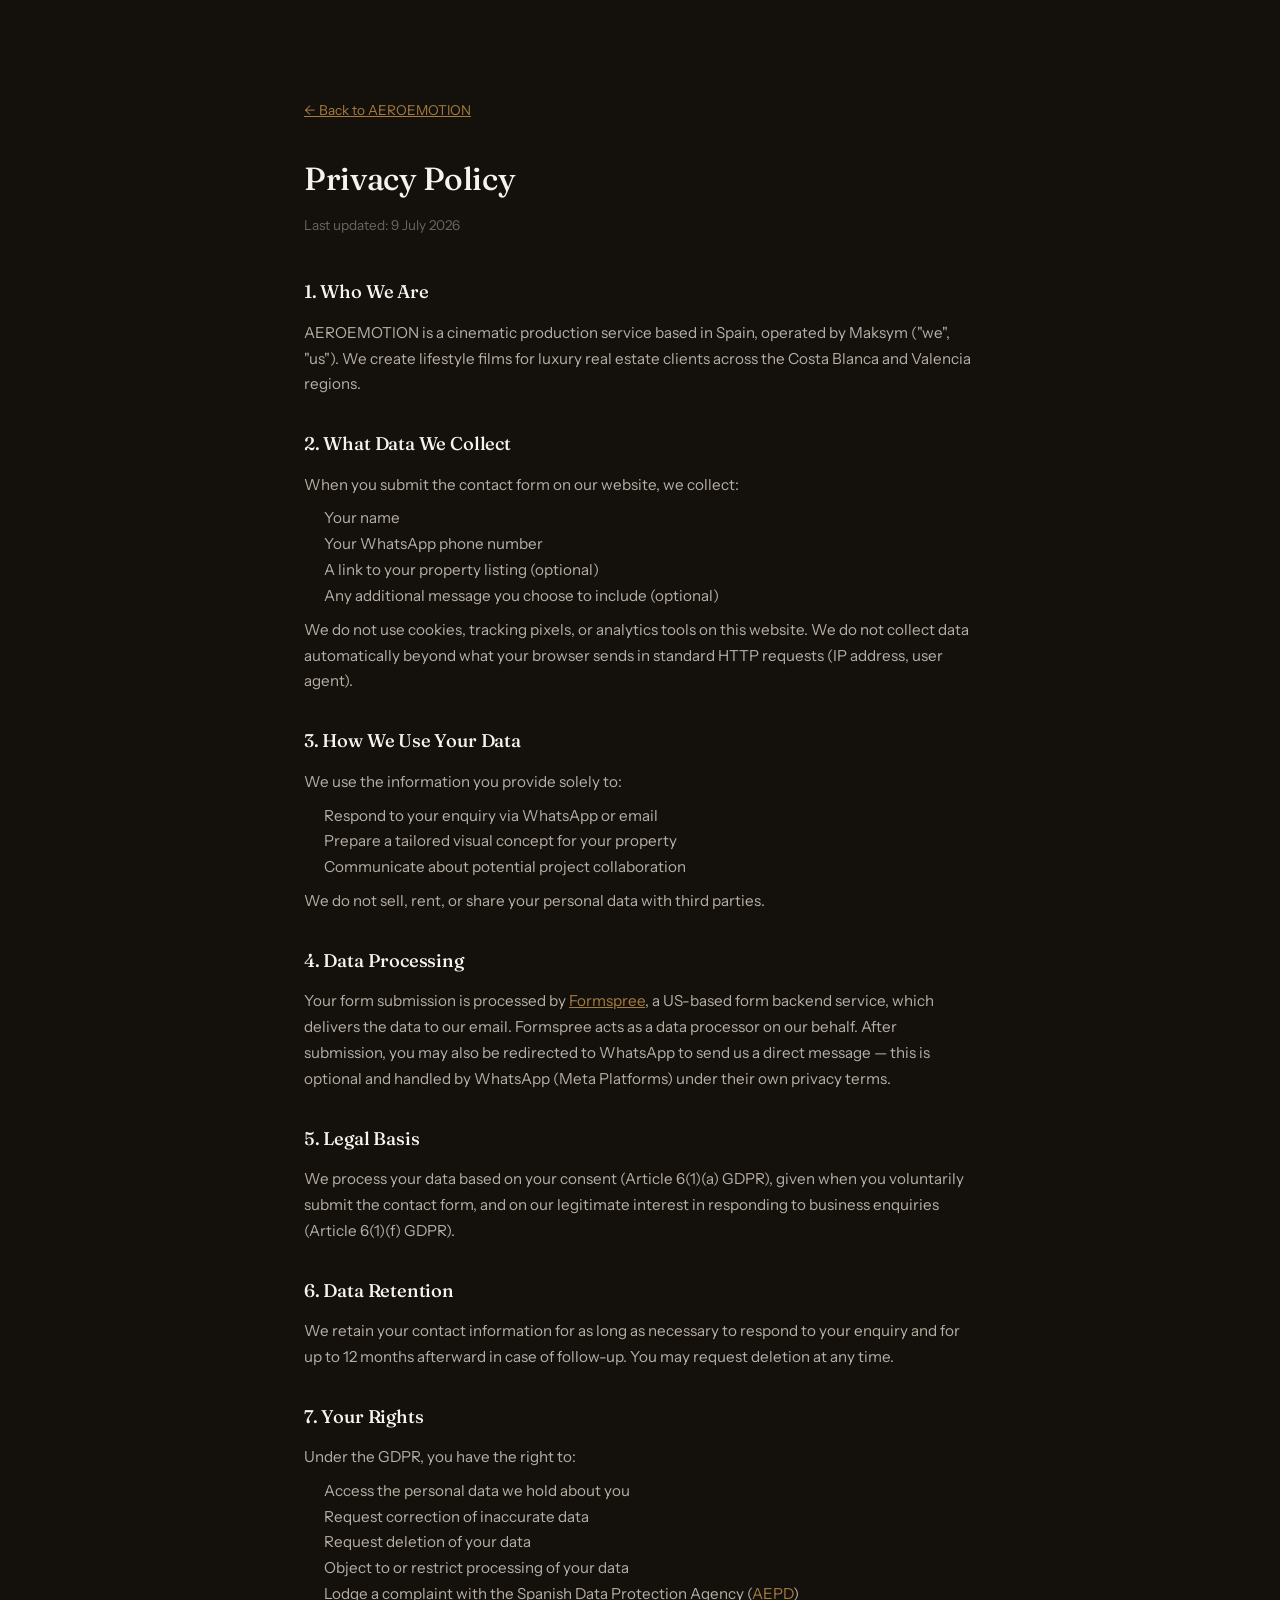
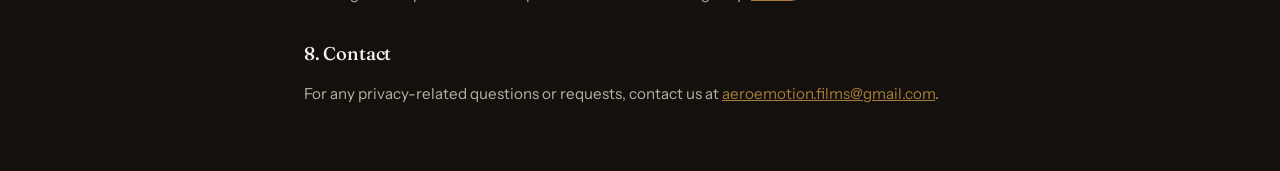
<file: privacy.html>
<!DOCTYPE html>
<html lang="en">
<head>
<meta charset="UTF-8">
<meta name="viewport" content="width=device-width, initial-scale=1">
<meta name="theme-color" content="#14110d">
<title>Privacy Policy — AEROEMOTION</title>
<meta name="robots" content="noindex">
<link rel="icon" type="image/svg+xml" href="assets/images/favicon.svg">
<link rel="preconnect" href="https://fonts.googleapis.com">
<link rel="preconnect" href="https://fonts.gstatic.com" crossorigin>
<link href="https://fonts.googleapis.com/css2?family=Fraunces:ital,opsz,wght@0,9..144,300..700;1,9..144,400..600&family=Instrument+Sans:ital,wght@0,400;0,500;0,600;0,700;1,400;1,500&display=swap" rel="stylesheet">
<link rel="stylesheet" href="css/style.css">
<style>
  .privacy { max-width: 720px; margin: 0 auto; padding: 6rem 1.5rem 4rem; }
  .privacy h1 { font-family: 'Fraunces', serif; font-size: 2rem; margin-bottom: 0.5rem; color: #f6f3ee; }
  .privacy .updated { font-size: 0.85rem; color: #6b6359; margin-bottom: 2.5rem; }
  .privacy h2 { font-family: 'Fraunces', serif; font-size: 1.15rem; color: #f6f3ee; margin: 2rem 0 0.75rem; }
  .privacy p, .privacy li { font-size: 0.95rem; line-height: 1.7; color: #b7afa5; }
  .privacy ul { padding-left: 1.25rem; margin: 0.5rem 0; }
  .privacy a { color: #A67B3D; text-decoration: underline; }
  .privacy__back { display: inline-block; margin-bottom: 2rem; font-size: 0.85rem; color: #6b6359; text-decoration: none; }
  .privacy__back:hover { color: #b7afa5; }
</style>
</head>
<body>

<main class="privacy">
  <a href="/" class="privacy__back">&larr; Back to AEROEMOTION</a>

  <h1>Privacy Policy</h1>
  <p class="updated">Last updated: 9 July 2026</p>

  <h2>1. Who We Are</h2>
  <p>AEROEMOTION is a cinematic production service based in Spain, operated by Maksym ("we", "us"). We create lifestyle films for luxury real estate clients across the Costa Blanca and Valencia regions.</p>

  <h2>2. What Data We Collect</h2>
  <p>When you submit the contact form on our website, we collect:</p>
  <ul>
    <li>Your name</li>
    <li>Your WhatsApp phone number</li>
    <li>A link to your property listing (optional)</li>
    <li>Any additional message you choose to include (optional)</li>
  </ul>
  <p>We do not use cookies, tracking pixels, or analytics tools on this website. We do not collect data automatically beyond what your browser sends in standard HTTP requests (IP address, user agent).</p>

  <h2>3. How We Use Your Data</h2>
  <p>We use the information you provide solely to:</p>
  <ul>
    <li>Respond to your enquiry via WhatsApp or email</li>
    <li>Prepare a tailored visual concept for your property</li>
    <li>Communicate about potential project collaboration</li>
  </ul>
  <p>We do not sell, rent, or share your personal data with third parties.</p>

  <h2>4. Data Processing</h2>
  <p>Your form submission is processed by <a href="https://formspree.io/legal/privacy-policy/" target="_blank" rel="noopener">Formspree</a>, a US-based form backend service, which delivers the data to our email. Formspree acts as a data processor on our behalf. After submission, you may also be redirected to WhatsApp to send us a direct message — this is optional and handled by WhatsApp (Meta Platforms) under their own privacy terms.</p>

  <h2>5. Legal Basis</h2>
  <p>We process your data based on your consent (Article 6(1)(a) GDPR), given when you voluntarily submit the contact form, and on our legitimate interest in responding to business enquiries (Article 6(1)(f) GDPR).</p>

  <h2>6. Data Retention</h2>
  <p>We retain your contact information for as long as necessary to respond to your enquiry and for up to 12 months afterward in case of follow-up. You may request deletion at any time.</p>

  <h2>7. Your Rights</h2>
  <p>Under the GDPR, you have the right to:</p>
  <ul>
    <li>Access the personal data we hold about you</li>
    <li>Request correction of inaccurate data</li>
    <li>Request deletion of your data</li>
    <li>Object to or restrict processing of your data</li>
    <li>Lodge a complaint with the Spanish Data Protection Agency (<a href="https://www.aepd.es" target="_blank" rel="noopener">AEPD</a>)</li>
  </ul>

  <h2>8. Contact</h2>
  <p>For any privacy-related questions or requests, contact us at <a href="mailto:aeroemotion.films@gmail.com">aeroemotion.films@gmail.com</a>.</p>
</main>

</body>
</html>
</file>
<file: css/style.css>
/* ============ Reset & base ============ */
*, *::before, *::after { box-sizing: border-box; }
html { scroll-behavior: smooth; scroll-padding-top: 6.5rem; cursor: default; }
input, textarea, select { cursor: text; }
select { cursor: default; }
body {
  margin: 0;
  background: #14110d;
  color: #f6f3ee;
  font-family: 'Instrument Sans', system-ui, sans-serif;
  font-size: 16px;
  line-height: 1.65;
  -webkit-font-smoothing: antialiased;
  overflow-x: hidden;
}
img, video { display: block; max-width: 100%; }
a { color: inherit; text-decoration: none; }
button { font-family: inherit; cursor: pointer; background: none; border: none; color: inherit; }
ul, ol { margin: 0; padding: 0; list-style: none; }
h1, h2, h3, h4 { margin: 0; font-family: 'Fraunces', serif; font-weight: 500; letter-spacing: -0.01em; }
p { margin: 0; }
::selection { background: #D4A853; color: #14110d; }

:focus-visible {
  outline: 2px solid #A67B3D;
  outline-offset: 3px;
  border-radius: 2px;
}

@media (prefers-reduced-motion: reduce) {
  *, *::before, *::after { animation-duration: 0.01ms !important; animation-iteration-count: 1 !important; transition-duration: 0.01ms !important; scroll-behavior: auto !important; }
}

/* ============ Helpers ============ */
.skip-link {
  position: absolute;
  left: -9999px;
  top: 1rem;
  background: #D4A853;
  color: #14110d;
  padding: 0.6rem 1rem;
  border-radius: 0.4rem;
  font-weight: 600;
  z-index: 100;
}
.skip-link:focus { left: 1rem; }

.grain {
  position: fixed;
  inset: 0;
  z-index: 90;
  pointer-events: none;
  opacity: 0.05;
  mix-blend-mode: overlay;
  background-image: url("data:image/svg+xml,%3Csvg xmlns='http://www.w3.org/2000/svg' width='200' height='200'%3E%3Cfilter id='n'%3E%3CfeTurbulence type='fractalNoise' baseFrequency='0.9' numOctaves='2' stitchTiles='stitch'/%3E%3C/filter%3E%3Crect width='100%25' height='100%25' filter='url(%23n)'/%3E%3C/svg%3E");
  background-size: 200px 200px;
  animation: grain-shift 1.6s steps(10) infinite;
}
@keyframes grain-shift {
  0%, 100% { background-position: 0px 0px; }
  10% { background-position: -37px -18px; }
  20% { background-position: 64px -52px; }
  30% { background-position: -82px 31px; }
  40% { background-position: 19px 77px; }
  50% { background-position: -55px -41px; }
  60% { background-position: 88px 12px; }
  70% { background-position: -23px -69px; }
  80% { background-position: 41px 58px; }
  90% { background-position: -67px 24px; }
}

/* Desktop has the nav-underline scroll-spy for orientation; mobile loses
   all of that the moment the hamburger menu closes, on a page long enough
   that "how much is left" is a real question. A thin persistent bar
   answers it without taking any attention. */
@media (max-width: 900px) {
  .scroll-progress {
    position: fixed;
    top: 0;
    left: 0;
    height: 3px;
    width: 0%;
    background: linear-gradient(90deg, #A67B3D, #C49440);
    z-index: 95;
    pointer-events: none;
  }
}

.wrap {
  width: 100%;
  max-width: 1280px;
  margin-inline: auto;
  padding-inline: 1.5rem;
}
@media (min-width: 768px) { .wrap { padding-inline: 2.5rem; } }

.section { padding-block: clamp(4rem, 10vw, 8rem); }
@media (max-width: 900px) { .section { padding-block: clamp(0.75rem, 2vw, 1.25rem); } }
@media (max-width: 900px) {
  /* Every dark section sat on the exact same flat black with zero variation,
     which is what reads as cheap/flat on a small screen where you can't see
     several sections at once for the rhythm to register. A per-section glow
     tied to each section's own box created a visible seam at every section
     boundary (each one faded back to black at a slightly different point).
     A single fixed, viewport-relative glow has no per-section edges to line
     up, so it adds depth without ever creating a seam. */
  body::before {
    content: '';
    position: fixed;
    inset: 0;
    z-index: -1;
    pointer-events: none;
    background:
      radial-gradient(ellipse 70% 45% at 18% 20%, rgba(166,123,61,0.05), transparent 60%),
      radial-gradient(ellipse 65% 45% at 85% 75%, rgba(166,123,61,0.045), transparent 60%);
  }
}

.section-head { max-width: 46rem; margin-bottom: clamp(2.5rem, 6vw, 4.5rem); }
@media (max-width: 900px) { .section-head { margin-bottom: clamp(1.25rem, 3vw, 2rem); } }
.section-head h2 { font-size: clamp(2rem, 4.2vw, 3.25rem); line-height: 1.12; margin-bottom: 1.25rem; text-wrap: balance; }
@media (max-width: 900px) {
  .section-head h2 { font-size: clamp(1.5rem, 8vw, 3.25rem); margin-bottom: 0.6rem; text-wrap: wrap; margin-left: -8px; margin-right: -8px; }
  .section h2 br { display: none; }
}
.section-head .lead { max-width: 38rem; }

/* One emphasised phrase per paragraph — gives the eye something to catch
   on a skim instead of every paragraph being a uniform grey block. */
.hl { color: #C49440; font-weight: 700; }

.eyebrow {
  display: inline-block;
  font-family: 'Instrument Sans', sans-serif;
  font-size: 0.75rem;
  font-weight: 600;
  letter-spacing: 0.22em;
  text-transform: uppercase;
  color: #A67B3D;
  margin-bottom: 1rem;
}
@media (max-width: 900px) { .eyebrow { font-size: 0.6rem; letter-spacing: 0.08em; margin-bottom: 0.4rem; white-space: nowrap; } }

.lead { color: #b7afa5; font-size: 1.05rem; line-height: 1.7; }

/* Buttons */
.btn {
  display: inline-flex;
  align-items: center;
  justify-content: center;
  gap: 0.6rem;
  padding: 0.85rem 1.75rem;
  border-radius: 999px;
  font-size: 0.875rem;
  font-weight: 600;
  letter-spacing: 0.02em;
  white-space: nowrap;
  transition: transform 0.35s cubic-bezier(.16,1,.3,1), background-color 0.25s, border-color 0.25s, color 0.25s, box-shadow 0.35s;
}
.btn--primary {
  position: relative;
  overflow: hidden;
  background: #D4A853;
  color: #14110d;
  border: 1px solid #7A5520;
}
.btn--primary:hover { background: #E0BD6A; transform: translateY(-2px); box-shadow: 0 14px 32px -16px rgba(212,168,83,0.55); }
.btn--primary:active { background: #E0BD6A; transform: scale(0.96); box-shadow: 0 6px 18px -10px rgba(212,168,83,0.5); }
/* A slow metallic glint sweeping across the fill — reads as polished metal
   rather than a flat colour block. */
.btn--primary::after {
  content: '';
  position: absolute;
  top: 0;
  left: -60%;
  width: 35%;
  height: 100%;
  background: linear-gradient(100deg, transparent, rgba(255,255,255,0.65), rgba(122,85,32,0.35), transparent);
  pointer-events: none;
  animation: metal-shine 6s ease-in-out infinite;
}
@keyframes metal-shine {
  0% { left: -60%; }
  20% { left: 130%; }
  100% { left: 130%; }
}
.btn--ghost { border: 1px solid rgba(246,243,238,0.16); color: #f6f3ee; }
.btn--ghost:hover { border-color: #A67B3D; color: #A67B3D; transform: translateY(-2px); box-shadow: 0 12px 28px -16px rgba(166,123,61,0.4); }
.btn--ghost:active { border-color: #A67B3D; color: #A67B3D; transform: scale(0.96); }
.btn--ghost .icon { width: 1.1rem; height: 1.1rem; transition: transform 0.3s cubic-bezier(.16,1,.3,1); }
.btn--ghost:hover .icon { transform: translateX(3px); }
.btn--sm { padding: 0.6rem 1.35rem; font-size: 0.8rem; }

.icon { width: 1.5rem; height: 1.5rem; }

/* Reveal-on-scroll */
.reveal { opacity: 0; transform: translateY(24px); transition: opacity 0.8s cubic-bezier(.16,1,.3,1), transform 0.8s cubic-bezier(.16,1,.3,1); }
.reveal.is-visible { opacity: 1; transform: translateY(0); }

@keyframes fadeInUp {
  from { opacity: 0; transform: translateY(20px); }
  to   { opacity: 1; transform: translateY(0); }
}
@media (max-width: 900px) {
  .tier-panels.is-visible .tier-panel__list {
    opacity: 0;
    animation: fadeInUp 0.7s cubic-bezier(.16,1,.3,1) 0.6s forwards;
  }
  .shift-card.reveal,
  .audience-card.reveal {
    transform: translateY(48px);
    transition: opacity 1.2s cubic-bezier(.16,1,.3,1), transform 1.2s cubic-bezier(.16,1,.3,1);
  }
}

/* Split-word headline reveal — headings get a line-by-line "blinds" reveal
   instead of the blanket block fade-up above. */
.reveal--split { opacity: 1; transform: none; transition: none; }
.reveal--split .word { display: inline-block; overflow: hidden; }
.reveal--split .word__inner {
  display: inline-block;
  transform: translateY(110%);
  transition: transform 0.75s cubic-bezier(.16,1,.3,1);
  transition-delay: calc(var(--word-i, 0) * 50ms);
}
.reveal--split.is-visible .word__inner { transform: translateY(0); }
@media (max-width: 900px) {
  .section-head h2.reveal--split .word,
  .contact__intro h2.reveal--split .word { display: inline; overflow: visible; }
  .section-head h2.reveal--split .word__inner,
  .contact__intro h2.reveal--split .word__inner { display: inline; transform: none; transition: none; }
  .section-head h2.reveal--split { opacity: 0; transform: translateY(24px); transition: opacity 0.8s cubic-bezier(.16,1,.3,1), transform 0.8s cubic-bezier(.16,1,.3,1); }
  .section-head h2.reveal--split.is-visible { opacity: 1; transform: translateY(0); }
  .contact__intro h2.reveal--split { opacity: 0; transform: translateY(24px); transition: opacity 0.8s cubic-bezier(.16,1,.3,1), transform 0.8s cubic-bezier(.16,1,.3,1); }
  .contact__intro h2.reveal--split.is-visible { opacity: 1; transform: translateY(0); }
}

/* ============ Navbar ============ */
.navbar {
  position: fixed;
  top: 1rem;
  left: 1rem;
  right: 1rem;
  z-index: 50;
  border-radius: 1rem;
  border: 1px solid rgba(246,243,238,0.08);
  background: rgba(12,11,10,0.55);
  backdrop-filter: blur(16px);
  -webkit-backdrop-filter: blur(16px);
  transition: background-color 0.3s, border-color 0.3s, box-shadow 0.3s;
}
.navbar.is-scrolled {
  background: rgba(12,11,10,0.85);
  border-color: rgba(246,243,238,0.12);
  box-shadow: 0 12px 32px -16px rgba(0,0,0,0.5);
}
.navbar__inner {
  display: flex;
  align-items: center;
  justify-content: space-between;
  padding: 0.85rem 1.25rem;
}
.navbar__logo {
  font-family: 'Fraunces', serif;
  font-size: 1.05rem;
  font-weight: 600;
  letter-spacing: 0.12em;
}
.navbar__logo-accent {
  background: linear-gradient(135deg, #6B4A1A 0%, #A67B3D 25%, #D4A853 50%, #C49440 75%, #7A5520 100%);
  -webkit-background-clip: text;
  -webkit-text-fill-color: transparent;
  background-clip: text;
}
.navbar__links { display: none; align-items: center; gap: 2rem; }
.navbar__link {
  position: relative;
  font-size: 0.85rem;
  font-weight: 500;
  color: #b7afa5;
  letter-spacing: 0.02em;
  transition: color 0.25s;
}
.navbar__link::after {
  content: '';
  position: absolute;
  left: 0;
  bottom: -0.4rem;
  width: 100%;
  height: 1px;
  background: #A67B3D;
  transform: scaleX(0);
  transform-origin: left;
  transition: transform 0.4s cubic-bezier(.16,1,.3,1);
}
.navbar__link:hover { color: #f6f3ee; }
.navbar__link.is-active { color: #f6f3ee; }
.navbar__link.is-active::after { transform: scaleX(1); }
.navbar__cta { margin-left: 0.5rem; }

.lang-switch { display: flex; gap: 0.1rem; align-items: center; margin-left: auto; }
.lang-switch__link {
  font-family: 'Instrument Sans', system-ui, sans-serif;
  font-size: 0.7rem;
  font-weight: 600;
  letter-spacing: 0.06em;
  color: rgba(246,243,238,0.4);
  padding: 0.2rem 0.3rem;
  border-radius: 0.2rem;
  transition: color 0.2s, background 0.2s;
}
.lang-switch__link:hover { color: #f6f3ee; }
.lang-switch__link.is-active { color: #f6f3ee; background: rgba(166,123,61,0.18); }
.navbar__toggle {
  display: flex;
  align-items: center;
  justify-content: center;
  width: 2.75rem;
  height: 2.75rem;
  color: #f6f3ee;
}
.navbar__toggle .icon--close { display: none; }
.navbar__toggle.is-active .icon--open { display: none; }
.navbar__toggle.is-active .icon--close { display: block; }

.mobile-menu {
  position: fixed;
  inset: 0;
  z-index: 45;
  display: flex;
  flex-direction: column;
  justify-content: center;
  gap: 0.25rem;
  padding: 7rem 1.75rem 3rem;
  background: rgba(10,9,8,0.97);
  backdrop-filter: blur(20px);
  -webkit-backdrop-filter: blur(20px);
  opacity: 0;
  visibility: hidden;
  transform: translateY(-10px);
  transition: opacity 0.4s ease, transform 0.4s cubic-bezier(.16,1,.3,1), visibility 0.4s;
}
.mobile-menu.is-open { opacity: 1; visibility: visible; transform: translateY(0); }
.mobile-menu__nav { display: flex; flex-direction: column; }
.mobile-menu__link {
  padding: 1.1rem 0.1rem;
  font-family: 'Fraunces', serif;
  font-size: clamp(1.5rem, 6vw, 1.85rem);
  font-weight: 500;
  letter-spacing: -0.01em;
  color: #f6f3ee;
  border-bottom: 1px solid rgba(246,243,238,0.08);
}
.mobile-menu__cta { margin-top: 1.75rem; justify-content: center; padding: 1rem 1.75rem; min-height: 48px; }
.mobile-menu__lang {
  display: flex;
  gap: 0.5rem;
  margin-top: 1.5rem;
  justify-content: center;
}
.mobile-menu__lang .lang-switch__link {
  font-size: 0.85rem;
  padding: 0.5rem 0.9rem;
  min-height: 44px;
  display: flex;
  align-items: center;
}
html.menu-open, html.menu-open body { overflow: hidden; }

@media (min-width: 1024px) {
  .navbar__links { display: flex; }
  .navbar__toggle { display: none; }
  .mobile-menu { display: none; }
}

/* ============ Placeholder backgrounds ============ */
.placeholder-gradient {
  position: absolute;
  inset: 0;
  width: 100%;
  height: 100%;
}
.placeholder-gradient--hero {
  background: radial-gradient(ellipse at 65% 38%, rgba(166,123,61,0.16) 0%, transparent 62%), #1a1410;
}
.placeholder-gradient--1 {
  background: radial-gradient(ellipse at 35% 42%, rgba(166,123,61,0.10) 0%, transparent 58%), #141008;
}
.placeholder-gradient--2 {
  background: radial-gradient(ellipse at 68% 32%, rgba(90,150,130,0.08) 0%, transparent 58%), #0d1312;
}
.placeholder-gradient--3 {
  background: radial-gradient(ellipse at 50% 28%, rgba(166,123,61,0.12) 0%, transparent 55%), #120f0a;
}

/* ============ Hero art (generative placeholder scene) ============ */
.hero__art { position: absolute; inset: 0; pointer-events: none; }
.hero__art svg { width: 100%; height: 100%; display: block; }

.hero-art__sun {
  fill: #A67B3D;
  fill-opacity: 0.55;
  transform-origin: 1220px 210px;
  animation: sun-pulse 14s ease-in-out infinite;
}
@keyframes sun-pulse {
  0%, 100% { transform: scale(1); opacity: 0.7; }
  50% { transform: scale(1.18); opacity: 1; }
}

.hero-art__ridge--back { fill: #24343a; fill-opacity: 0.55; }
.hero-art__ridge--front { fill: #14110e; }
.hero-art__glint { fill: #A67B3D; fill-opacity: 0.14; }

.hero-art__flightpath {
  fill: none;
  stroke: #A67B3D;
  stroke-opacity: 0.4;
  stroke-width: 1.5;
  stroke-dasharray: 2 14;
  stroke-linecap: round;
  animation: flightpath-flow 8s linear infinite;
}
@keyframes flightpath-flow {
  to { stroke-dashoffset: -160; }
}

.hero-art__drone {
  fill: #f6e7c8;
  animation: drone-fly 20s ease-in-out infinite alternate;
}
@keyframes drone-fly {
  0%   { cx: -40px; cy: 300px; opacity: 0; }
  10%  { opacity: 1; }
  30%  { cx: 320px; cy: 195px; }
  55%  { cx: 760px; cy: 260px; }
  80%  { cx: 1180px; cy: 190px; }
  90%  { opacity: 1; }
  100% { cx: 1650px; cy: 240px; opacity: 0; }
}
@media (max-width: 900px) {
  .hero__art { display: none; }
  .hero__content::after { filter: none; }
}

/* ============ Hero ============ */
.hero {
  position: relative;
  min-height: 100vh;
  min-height: 100svh;
  display: flex;
  align-items: flex-end;
  overflow: hidden;
}
.hero__media { position: absolute; inset: 0; overflow: hidden; }
.hero__overlay {
  position: absolute;
  inset: 0;
  /* Anchored to the actual heading position (set by JS) rather than a
     guessed fixed percentage, so the empty video area above the text
     always stays bright regardless of how many lines the heading wraps to. */
  background: linear-gradient(180deg,
    transparent 0%,
    transparent calc(var(--hero-zone-top, 65%) - 8%),
    rgba(12,11,10,0.8) var(--hero-zone-top, 65%),
    rgba(12,11,10,0.9) var(--hero-zone-bottom, 90%),
    rgba(12,11,10,0.95) 100%
  );
}
.hero__vignette {
  position: absolute;
  inset: 0;
  pointer-events: none;
}
.hero__particles {
  position: absolute;
  inset: 0;
  width: 100%;
  height: 100%;
  z-index: 2;
  pointer-events: none;
  mask-image: linear-gradient(
    to bottom,
    transparent 0%,
    transparent calc(var(--hero-zone-top, 65%) - 2%),
    black var(--hero-zone-top, 65%),
    black var(--hero-zone-bottom, 90%),
    transparent calc(var(--hero-zone-bottom, 90%) + 5%)
  );
  -webkit-mask-image: linear-gradient(
    to bottom,
    transparent 0%,
    transparent calc(var(--hero-zone-top, 65%) - 2%),
    black var(--hero-zone-top, 65%),
    black var(--hero-zone-bottom, 90%),
    transparent calc(var(--hero-zone-bottom, 90%) + 5%)
  );
}
.hero__content {
  position: relative;
  z-index: 5;
  width: 100%;
  padding-top: 8rem;
  padding-bottom: 1.75rem;
}
.hero__content::before {
  content: '';
  position: absolute;
  top: calc(8rem - 25px);
  left: 0;
  right: 32%;
  height: 1px;
  background: linear-gradient(90deg, transparent 0%, rgba(166,123,61,0.14) 12%, rgba(246,243,238,0.60) 48%, rgba(166,123,61,0.10) 80%, transparent 100%);
  pointer-events: none;
}
.hero__content::after {
  content: '';
  position: absolute;
  top: calc(8rem - 25px);
  left: 5%;
  right: 42%;
  height: 8px;
  background: linear-gradient(90deg, transparent, rgba(166,123,61,0.30), transparent);
  filter: blur(6px);
  pointer-events: none;
}
.hero__title {
  font-size: clamp(1.35rem, 3.6vw, 2.7rem);
  line-height: 1.15;
  text-wrap: balance;
  margin-bottom: 1.25rem;
}
.hero__actions .btn {
  padding: 0.65rem 1.4rem;
  font-size: 0.8rem;
}
@media (max-width: 640px) {
  .hero__actions { gap: 0.6rem; flex-wrap: nowrap; }
  .hero__actions .btn { flex: 1 1 0; min-width: 0; padding: 0.85rem 0.8rem; font-size: 0.74rem; min-height: 44px; }
  .hero__actions .btn .icon { flex-shrink: 0; }
}
.hero__title em { font-style: italic; color: #A67B3D; }
.hero__sub {
  font-size: clamp(1rem, 1.4vw, 1.15rem);
  color: rgba(183,175,165,0.72);
  margin-top: -0.5rem;
  margin-bottom: 1.75rem;
  line-height: 1.55;
  font-weight: 400;
}
.hero__lead { max-width: 38rem; margin-bottom: 2.25rem; font-size: 1.1rem; }
.hero__actions { display: flex; flex-wrap: wrap; gap: 1rem; margin-bottom: 0; }
.hero__chips {
  display: flex;
  flex-wrap: wrap;
  gap: 0.75rem 1.25rem;
  font-size: 0.78rem;
  font-weight: 600;
  letter-spacing: 0.14em;
  text-transform: uppercase;
  color: #8a8178;
}
.hero__chips li { position: relative; padding-left: 1.4rem; }
.hero__chips li::before {
  content: '';
  position: absolute;
  left: 0;
  top: 50%;
  transform: translateY(-50%);
  width: 6px;
  height: 6px;
  border-radius: 50%;
  background: #A67B3D;
}
.hero__chips li:first-child { padding-left: 0; }
.hero__chips li:first-child::before { display: none; }

.scroll-cue {
  position: absolute;
  bottom: 2rem;
  left: 50%;
  transform: translateX(-50%);
  z-index: 5;
  display: flex;
  flex-direction: column;
  align-items: center;
  gap: 0.5rem;
  font-size: 0.7rem;
  font-weight: 600;
  letter-spacing: 0.22em;
  text-transform: uppercase;
  color: #b7afa5;
  transition: color 0.25s;
}
.scroll-cue:hover { color: #A67B3D; }
.scroll-cue .icon { width: 1.1rem; height: 1.1rem; animation: bob 2.2s ease-in-out infinite; }
@keyframes bob {
  0%, 100% { transform: translateY(0); opacity: 0.6; }
  50% { transform: translateY(6px); opacity: 1; }
}
@media (max-width: 640px) { .scroll-cue { display: none; } }

/* ============ Screen media (shared by laptop / phone / hero) ============ */
.screen-media { position: relative; width: 100%; height: 100%; overflow: hidden; }
.screen-media__layer {
  opacity: 0;
  transition: opacity 0.7s cubic-bezier(.16,1,.3,1);
  z-index: 1;
}
.screen-media__layer.is-active { opacity: 1; z-index: 2; }
.screen-media__placeholder {
  position: absolute;
  inset: 0;
  display: flex;
  flex-direction: column;
  align-items: center;
  justify-content: center;
  gap: 0.6rem;
  text-align: center;
  padding: 1rem;
}
.screen-media__tag {
  font-size: 0.7rem;
  font-weight: 600;
  letter-spacing: 0.2em;
  text-transform: uppercase;
  color: rgba(246,243,238,0.55);
}
.screen-media__title {
  font-family: 'Fraunces', serif;
  font-size: clamp(1.1rem, 2.4vw, 1.75rem);
  color: rgba(246,243,238,0.85);
}
.screen-media__video {
  position: absolute;
  inset: 0;
  width: 100%;
  height: 100%;
  object-fit: cover;
  opacity: 0;
  transition: opacity 0.6s ease;
}
.screen-media__video.is-loaded { opacity: 1; }
/* The hero has a real poster frame (the video's own first frame), so it
   should be visible immediately instead of fading in from the abstract
   gradient placeholder underneath — that placeholder is for the tier
   videos, which have no poster of their own yet. */
.screen-media__video--hero { opacity: 1; filter: contrast(1.06) saturate(1.1) brightness(0.94); }

.play-badge {
  display: flex;
  align-items: center;
  justify-content: center;
  width: 3.25rem;
  height: 3.25rem;
  border-radius: 50%;
  background: rgba(246,243,238,0.1);
  border: 1px solid rgba(246,243,238,0.25);
  color: #f6f3ee;
  backdrop-filter: blur(6px);
}
.play-badge svg { width: 1.1rem; height: 1.1rem; }
.play-badge--sm { width: 2.25rem; height: 2.25rem; }
.play-badge--sm svg { width: 0.85rem; height: 0.85rem; }

/* Cinematic hover cursor (device screens, fine-pointer only) */
.cine-cursor {
  position: fixed;
  top: 0;
  left: 0;
  z-index: 95;
  display: flex;
  align-items: center;
  justify-content: center;
  width: 4.25rem;
  height: 4.25rem;
  border-radius: 50%;
  border: 1px solid rgba(166,123,61,0.45);
  background: rgba(12,11,10,0.4);
  backdrop-filter: blur(4px);
  color: #f6f3ee;
  pointer-events: none;
  opacity: 0;
  transform: translate3d(var(--cx, -100px), var(--cy, -100px), 0) translate(-50%, -50%) scale(0.6);
  transition: opacity 0.3s ease, transform 0.15s ease-out;
}
.cine-cursor.is-active {
  opacity: 1;
  transform: translate3d(var(--cx, -100px), var(--cy, -100px), 0) translate(-50%, -50%) scale(1);
}
.cine-cursor svg { width: 1.05rem; height: 1.05rem; }
.cine-cursor span {
  position: absolute;
  bottom: -1.5rem;
  font-size: 0.6rem;
  font-weight: 600;
  letter-spacing: 0.22em;
  text-transform: uppercase;
  color: rgba(246,243,238,0.55);
  white-space: nowrap;
}
@media (hover: none), (pointer: coarse) { .cine-cursor { display: none; } }

/* ============ Shift hooks ============ */
.shift__hooks {
  display: grid;
  grid-template-columns: 1fr 1fr;
  gap: 1.5rem 2.5rem;
  padding-top: 1.5rem;
  margin-bottom: clamp(2.5rem, 6vw, 4rem);
  border-top: 1px solid rgba(246,243,238,0.1);
}
.shift__hook {
  font-family: 'Instrument Sans', sans-serif;
  font-style: italic;
  font-weight: 400;
  font-size: clamp(1.05rem, 1.8vw, 1.3rem);
  line-height: 1.45;
  letter-spacing: 0.01em;
  color: #C49440;
}
@media (max-width: 900px) {
  .shift__hooks { position: relative; overflow: hidden; }
  .shift__hooks::after {
    content: '';
    position: absolute;
    top: -1px;
    left: -25%;
    width: 25%;
    height: 1px;
    background: linear-gradient(90deg, transparent, rgba(166,123,61,0.9), transparent);
    filter: blur(0.5px);
    pointer-events: none;
  }
  .shift__hooks.is-visible::after {
    animation: glint-sweep-once 1.3s ease-out 0.4s 1;
  }
  @keyframes glint-sweep-once {
    from { left: -25%; }
    to { left: 100%; }
  }
}
@media (max-width: 768px) {
  .shift__hooks { grid-template-columns: 1fr; gap: 1.25rem; margin-bottom: 0.5rem; padding-top: 1rem; }
}

/* ============ The Shift ============ */
.philosophy { position: relative; z-index: 0; }
.philosophy__glow {
  position: absolute;
  inset: 0;
  z-index: -1;
  pointer-events: none;
  opacity: 0;
  transition: opacity 0.8s ease;
  background: radial-gradient(circle 480px at var(--gx, 50%) var(--gy, 35%), rgba(166,123,61,0.07), rgba(166,123,61,0.025) 45%, transparent 72%);
}
.philosophy__glow.is-active { opacity: 1; }
.shift__grid {
  display: grid;
  grid-template-columns: 1fr;
  gap: 1rem;
}
@media (min-width: 768px) { .shift__grid { grid-template-columns: 1fr 1fr; gap: 2rem; } }

.shift-card.reveal {
  transform: perspective(900px) rotateX(var(--rx, 0deg)) rotateY(var(--ry, 0deg));
}
.shift-card {
  position: relative;
  padding: 2.5rem 2rem;
  border-radius: 4px;
  border: 1px solid;
  overflow: hidden;
  will-change: transform;
}
.shift-card--old {
  background: rgba(14,13,12,0.5);
  border-color: rgba(120,115,110,0.12);
}
.shift-card--new {
  background:
    linear-gradient(90deg, transparent 2%, rgba(107,74,26,0.55) 15%, rgba(212,168,83,0.8) 50%, rgba(107,74,26,0.55) 85%, transparent 98%) top / 100% 2px no-repeat,
    rgba(28,18,10,0.7);
  border-color: rgba(166,123,61,0.06);
  box-shadow:
    0 -4px 16px -4px rgba(212,168,83,0.12),
    0 2px 10px -3px rgba(0,0,0,0.4);
}
.shift-card::before {
  content: '';
  position: absolute;
  inset: 0;
  border-radius: inherit;
  background: radial-gradient(circle at var(--mx, 50%) var(--my, 50%), rgba(166,123,61,0.14), transparent 50%);
  transform-origin: var(--mx, 50%) var(--my, 50%);
  opacity: 0;
  transform: scale(0.85);
  transition: opacity 0.35s, transform 0.35s;
  pointer-events: none;
}
.shift-card:hover { border-color: rgba(166,123,61,0.35); }
.shift-card:hover::before { opacity: 1; transform: scale(1); }
.shift-card::after {
  content: '';
  position: absolute;
  inset: 0;
  border-radius: inherit;
  background: radial-gradient(circle at var(--mx, 50%) var(--my, 50%), rgba(242,214,122,0.30), transparent 30%);
  opacity: 0;
  pointer-events: none;
}
.shift-card.is-glow-transfer::after { animation: glow-spark 0.5s ease-out; }
.shift-card__label {
  font-size: 0.68rem;
  font-weight: 700;
  letter-spacing: 0.14em;
  text-transform: uppercase;
  margin-bottom: 1.25rem;
}
.shift-card--old .shift-card__label { color: #48423d; }
.shift-card--new .shift-card__label { color: #A67B3D; }

.shift-card__title {
  font-family: 'Fraunces', serif;
  font-size: clamp(1.25rem, 2.4vw, 1.85rem);
  line-height: 1.2;
  margin-bottom: 1rem;
}
.shift-card--old .shift-card__title { color: #4a4540; }
.shift-card--new .shift-card__title { color: #f6f3ee; }

.shift-card__body {
  font-size: 1rem;
  line-height: 1.75;
  margin-bottom: 1.75rem;
}
.shift-card--old .shift-card__body { color: #48423d; }
.shift-card--new .shift-card__body { color: #b7afa5; }

.shift-card__list {
  list-style: none;
  padding: 0;
  margin: 0;
  display: flex;
  flex-direction: column;
  gap: 0.65rem;
}
.shift-card__list li {
  display: flex;
  align-items: baseline;
  gap: 0.65rem;
  font-size: 1rem;
}
.shift-card--old .shift-card__list li { color: #3d3830; }
.shift-card--old .shift-card__list li::before { content: '×'; color: #3d3830; flex-shrink: 0; }
.shift-card--new .shift-card__list li { color: #C49440; }
.shift-card--new .shift-card__list li::before { content: '→'; color: #A67B3D; flex-shrink: 0; }
@media (max-width: 900px) {
  .shift-card { padding: 1.5rem 1.25rem; }
  .shift-card__body { font-size: 0.9rem; line-height: 1.65; margin-bottom: 1.25rem; }
  .shift-card__list li { font-size: 0.88rem; }
  .shift-card__list { gap: 0.5rem; }
}

@property --mx { syntax: '<percentage>'; inherits: true; initial-value: 50%; }
@property --my { syntax: '<percentage>'; inherits: true; initial-value: 50%; }
@property --rx { syntax: '<angle>'; inherits: false; initial-value: 0deg; }
@property --ry { syntax: '<angle>'; inherits: false; initial-value: 0deg; }
@property --depth-scale { syntax: '<number>'; inherits: false; initial-value: 1; }
/* Higher specificity than .reveal.is-visible so the tilt transform isn't
   clobbered once a card has scrolled into view. */
.pillar.reveal, .audience-card.reveal {
  transform: perspective(900px) rotateX(var(--rx, 0deg)) rotateY(var(--ry, 0deg));
}
.pillar {
  position: relative;
  padding: 2rem;
  border-radius: 1.25rem;
  background: #161310;
  border: 1px solid rgba(246,243,238,0.08);
  overflow: hidden;
  cursor: default;
  transition: border-color 0.3s, --rx 0.35s ease-out, --ry 0.35s ease-out;
  will-change: transform;
}
.pillar::before {
  content: '';
  position: absolute;
  inset: 0;
  border-radius: inherit;
  background: radial-gradient(circle at var(--mx, 50%) var(--my, 50%), rgba(166,123,61,0.16), transparent 50%);
  transform-origin: var(--mx, 50%) var(--my, 50%);
  transform: scale(0.55);
  opacity: 0;
  transition: opacity 0.4s ease, transform 0.4s ease, --mx 0.12s ease-out, --my 0.12s ease-out;
  pointer-events: none;
}
.pillar:hover { border-color: rgba(166,123,61,0.35); }
.pillar:hover::before { opacity: 1; transform: scale(1); }
.pillar::after, .audience-card::after {
  content: '';
  position: absolute;
  inset: 0;
  border-radius: inherit;
  background: radial-gradient(circle at var(--mx, 50%) var(--my, 50%), rgba(242,214,122,0.35), transparent 30%);
  opacity: 0;
  pointer-events: none;
}
.pillar.is-glow-transfer::after, .audience-card.is-glow-transfer::after {
  animation: glow-spark 0.5s ease-out;
}
@keyframes glow-spark {
  from { opacity: 0.9; }
  to { opacity: 0; }
}

/* Touch equivalent of the cursor tilt/spotlight: continuous scroll-position
   tilt instead of pointer position — driven by JS setting --rx/--mx/--my
   on every scroll frame while .is-scroll-tilt is active. */
.pillar.is-scroll-tilt, .audience-card.is-scroll-tilt, .shift-card.is-scroll-tilt {
  transform: perspective(900px) rotateX(var(--rx, 0deg)) rotateY(var(--ry, 0deg)) scale(var(--depth-scale, 1));
  transition: border-color 0.3s;
}
.pillar.is-scroll-tilt::before, .audience-card.is-scroll-tilt::before, .shift-card.is-scroll-tilt::before {
  opacity: 1;
  transform: scale(1);
}
.pillar__icon {
  display: flex;
  align-items: center;
  justify-content: center;
  width: 3rem;
  height: 3rem;
  border-radius: 50%;
  border: 1px solid rgba(166,123,61,0.18);
  color: #A67B3D;
  margin-bottom: 1.25rem;
}
.pillar__icon svg { width: 1.4rem; height: 1.4rem; }
.pillar__title { font-size: 1.15rem; margin-bottom: 0.6rem; }
.pillar__text { color: #b7afa5; font-size: 0.95rem; }

/* ============ Services layout ============ */
/* Mobile: simple stack, reordered so the device mockup sits right under the
   tabs (tabs + demo visible together) instead of after a long block of text.
   Desktop: restores the original 2-column layout via explicit grid placement. */
.services__layout {
  display: flex;
  flex-direction: column;
  gap: clamp(1.5rem, 4vw, 2.5rem);
}
.services__intro { order: 1; display: flex; flex-direction: column; gap: 1.25rem; }
.demo-stage { order: 2; }
.services__details { order: 3; display: flex; flex-direction: column; gap: 1.25rem; }

.services__intro .section-head { margin-bottom: 0; max-width: none; }
.services__intro .section-head h2 { font-size: clamp(1.55rem, 2.8vw, 2.2rem); margin-bottom: 0.5rem; }
.services { padding-block: clamp(1.25rem, 2vw, 2rem); }

@media (min-width: 900px) {
  .services__layout {
    display: grid;
    grid-template-columns: 2fr 3fr;
    column-gap: clamp(2rem, 4vw, 3.5rem);
    row-gap: 1.25rem;
    align-items: start;
  }
  .services__intro { grid-column: 1; grid-row: 1; }
  .services__details { grid-column: 1; grid-row: 2; }
  .demo-stage { grid-column: 2; grid-row: 1 / 3; position: sticky; top: 5.5rem; }
}

/* ============ Services / Tier switcher ============ */
.founding-badge {
  position: relative;
  display: flex;
  align-items: center;
  flex-wrap: wrap;
  gap: 0.4rem 0.75rem;
  padding: 0.65rem 1rem;
  border: 1px solid rgba(166,123,61,0.12);
  border-left: none;
  border-radius: 8px;
  padding-left: calc(1rem + 3px);
  background: rgba(166,123,61,0.05);
  margin-bottom: 1.25rem;
}
.founding-badge::before {
  content: '';
  position: absolute;
  left: 0;
  top: 6px;
  bottom: 6px;
  width: 3px;
  border-radius: 2px;
  background: linear-gradient(180deg, rgba(107,74,26,0.15), rgba(212,168,83,0.85) 50%, rgba(107,74,26,0.15));
  box-shadow: 0 0 8px 1px rgba(212,168,83,0.2);
}
@media (max-width: 900px) {
  .founding-badge { overflow: hidden; margin-bottom: 0; padding: 0.45rem 0.75rem; padding-left: calc(0.75rem + 3px); gap: 0.3rem 0.5rem; }
  .founding-badge::after, .tier-tab.is-active::after {
    content: '';
    position: absolute;
    top: 0;
    left: -60%;
    width: 45%;
    height: 100%;
    background: linear-gradient(100deg, transparent, rgba(255,255,255,0.18), transparent);
    pointer-events: none;
    animation: gold-sheen 7s ease-in-out infinite;
  }
  /* Offset so the two sheens (badge + active tab) don't pulse in perfect
     lockstep — two unrelated elements visibly synced to the same beat
     reads as a templated trick rather than something considered. */
  .tier-tab.is-active::after {
    animation-delay: 3.2s;
  }
  @keyframes gold-sheen {
    0% { left: -60%; }
    16% { left: 130%; }
    100% { left: 130%; }
  }
}
.founding-badge__tag {
  font-size: 0.7rem;
  font-weight: 700;
  letter-spacing: 0.06em;
  text-transform: uppercase;
  color: #14110d;
  background: #D4A853;
  padding: 0.3rem 0.65rem;
  border-radius: 999px;
  white-space: nowrap;
}
.founding-badge__text {
  font-size: 0.8rem;
  line-height: 1.4;
  color: rgba(183,175,165,0.85);
}
.services__price-context {
  font-size: 0.9rem;
  font-style: italic;
  color: rgba(183,175,165,0.65);
  margin-top: 0.75rem;
}
.tier-switcher {
  display: flex;
  flex-direction: column;
  gap: 0.5rem;
}
.tier-tab {
  display: flex;
  align-items: center;
  gap: 0.65rem;
  padding: 0.65rem 1rem;
  border-radius: 8px;
  border: 1px solid rgba(246,243,238,0.10);
  color: #b7afa5;
  font-size: 0.85rem;
  font-weight: 600;
  width: 100%;
  text-align: left;
  transition: border-color 0.3s, color 0.3s, background-color 0.3s;
}
.tier-tab__price {
  margin-left: auto;
  font-size: 0.85rem;
  font-weight: 400;
  font-style: italic;
  color: #f6f3ee;
  white-space: nowrap;
  padding-left: 0.5rem;
  display: inline-block;
}
.tier-tab__price.is-pulse { animation: price-pulse 0.4s ease-out; }
@keyframes price-pulse {
  0% { transform: scale(1); }
  45% { transform: scale(1.14); }
  100% { transform: scale(1); }
}
.tier-tab__price-old {
  margin-right: 0.3em;
  font-size: 0.8em;
  font-weight: 400;
  color: rgba(183,175,165,0.45);
  text-decoration: line-through;
  font-style: normal;
}
.tier-tab.is-active .tier-tab__price { color: #D4A853; }
.tier-tab.is-active .tier-tab__price-old { color: rgba(183,175,165,0.5); }
.tier-tab__index { font-family: 'Fraunces', serif; font-weight: 500; opacity: 0.6; min-width: 1.6rem; }
.tier-tab:hover { color: #f6f3ee; border-color: rgba(246,243,238,0.28); background: rgba(246,243,238,0.04); }
.tier-tab.is-active {
  background: rgba(166,123,61,0.12);
  border-color: rgba(166,123,61,0.18);
  color: #A67B3D;
  box-shadow: 0 0 12px -3px rgba(212,168,83,0.18);
}
.tier-tab.is-active .tier-tab__index { opacity: 0.8; }
@media (max-width: 900px) {
  .tier-switcher {
    flex-direction: row;
    flex-wrap: nowrap;
    overflow-x: auto;
    overflow-y: visible;
    scrollbar-width: none;
    -webkit-overflow-scrolling: touch;
    gap: 0.5rem;
    margin-bottom: 0;
    margin-top: 0;
    padding-bottom: 4px;
    mask-image: linear-gradient(90deg, black calc(100% - 1.5rem), transparent 100%);
  }
  .tier-switcher.is-scrolled { mask-image: linear-gradient(90deg, transparent 0, black 1.5rem, black calc(100% - 1.5rem), transparent 100%); }
  .tier-switcher.is-end { mask-image: linear-gradient(90deg, black 1.5rem, black 100%); }
  .tier-switcher.is-scrolled.is-end { mask-image: linear-gradient(90deg, transparent 0, black 1.5rem, black 100%); }
  .tier-switcher::-webkit-scrollbar { display: none; }
  .tier-tab {
    position: relative;
    overflow: hidden;
    flex: 0 0 auto;
    width: auto;
    max-width: 80%;
    flex-wrap: wrap;
    align-content: center;
    white-space: nowrap;
    border-radius: 14px;
    padding: 0.55rem 0.85rem;
    min-height: 44px;
    row-gap: 0.15rem;
  }
  .tier-tab__label { order: -1; flex: 1 1 100%; min-width: 0; overflow: hidden; text-overflow: ellipsis; font-size: 0.95rem; }
  .tier-tab__index { order: 0; }
  .tier-tab__price { order: 1; padding-left: 0.4rem; flex-shrink: 0; margin-left: auto; }
  .tier-tab.is-active { background: #D4A853; border-color: #D4A853; color: #14110d; }
  .tier-tab.is-active .tier-tab__index { opacity: 0.7; }
  .tier-tab.is-active .tier-tab__price { color: #14110d; }
  .tier-tab.is-active .tier-tab__price-old { color: rgba(12,11,10,0.5); }
}

/* ============ Demo stage & device mockups ============ */
.demo-stage {
  position: relative;
  display: flex;
  justify-content: center;
  padding-bottom: 1rem;
  transition: margin-bottom 0.5s cubic-bezier(.16,1,.3,1);
}
.device-laptop {
  width: min(100%, 760px);
  position: relative;
}
.device-laptop__screen {
  position: relative;
  aspect-ratio: 16 / 10;
  background: #15130f;
  border: 10px solid #1c1916;
  border-radius: 16px 16px 6px 6px;
  overflow: hidden;
  box-shadow: 0 50px 90px -30px rgba(0,0,0,0.65), 0 0 0 1px rgba(246,243,238,0.04);
}
.device-laptop__cam {
  position: absolute;
  top: -6px;
  left: 50%;
  transform: translateX(-50%);
  width: 6px;
  height: 6px;
  border-radius: 50%;
  background: #06504a; /* subtle camera glint */
  background: rgba(246,243,238,0.15);
  z-index: 3;
}
.device-laptop__base {
  height: 16px;
  margin: 0 -1.5%;
  background: linear-gradient(180deg, #25211c 0%, #18150f 100%);
  border-radius: 0 0 10px 10px;
  clip-path: polygon(1.5% 0, 98.5% 0, 100% 100%, 0% 100%);
  position: relative;
}
.device-laptop__base::after {
  content: '';
  position: absolute;
  top: 0;
  left: 50%;
  transform: translateX(-50%);
  width: 14%;
  height: 4px;
  background: rgba(0,0,0,0.4);
  border-radius: 0 0 6px 6px;
}

.device-phone {
  position: absolute;
  right: 6%;
  bottom: -18%;
  width: min(28%, 185px);
  aspect-ratio: 9 / 19.5;
  border: 9px solid #1c1916;
  border-radius: 34px;
  overflow: hidden;
  background: #14110d;
  box-shadow: 0 40px 70px -25px rgba(0,0,0,0.7), 0 0 0 1px rgba(246,243,238,0.04);
  opacity: 0;
  transform: translateY(40px) scale(0.92);
  transition: opacity 0.7s cubic-bezier(.16,1,.3,1), transform 0.7s cubic-bezier(.16,1,.3,1);
  pointer-events: none;
  z-index: 10;
}
.demo-stage[data-tier-stage="3"] .device-phone {
  opacity: 1;
  transform: translateY(0) scale(1);
  pointer-events: auto;
}
.device-phone__island {
  position: absolute;
  top: 8px;
  left: 50%;
  transform: translateX(-50%);
  width: 30%;
  height: 14px;
  background: #14110d;
  border-radius: 999px;
  z-index: 4;
}
.device-phone__screen { position: relative; width: 100%; height: 100%; overflow: hidden; }

@media (max-width: 768px) {
  /* Keep the desktop's layered laptop+phone corner composition, just scaled
     down — and with enough reserved bottom space on the stage so the phone's
     corner overlap never bleeds past the section into Process below. */
  .demo-stage { padding-bottom: 0; }
  .device-phone {
    width: min(30%, 105px);
    right: 4%;
    bottom: 0;
    border-width: 6px;
    border-radius: 20px;
  }
  .device-phone__island { height: 8px; }
  /* The reel UI chrome was sized for the desktop mockup (185px wide); at
     105px the same absolute sizes ate most of the screen, leaving almost
     no visible video. Scale it down with the phone instead.
     These are qualified with the .device-phone ancestor (not just the bare
     class) specifically to out-rank the base .reel-ui__* rules declared
     later in the file — same specificity + earlier source order would
     otherwise always lose the cascade regardless of this media query. */
  .device-phone .reel-ui { padding: 0.25rem 0.18rem 0.22rem; }
  .device-phone .reel-ui__top { gap: 1px; }
  .device-phone .reel-ui__bar { height: 0.6px; }
  .device-phone .reel-ui__actions { right: 0.15rem; bottom: 1.05rem; gap: 0.22rem; }
  .device-phone .reel-action { gap: 0.04rem; }
  .device-phone .reel-action svg { width: 0.3rem; height: 0.3rem; }
  .device-phone .reel-action__count { font-size: 0.16rem; }
  .device-phone .reel-ui__caption { max-width: 58%; }
  .device-phone .reel-ui__username { font-size: 0.18rem; margin-bottom: 0.04rem; }
  .device-phone .reel-ui__text {
    font-size: 0.16rem;
    line-height: 1.3;
    display: -webkit-box;
    -webkit-box-orient: vertical;
    -webkit-line-clamp: 2;
    overflow: hidden;
  }
}

/* Viewfinder corner brackets — appear on hover/focus, framing the shot */
.frame-corners { position: absolute; inset: 0; z-index: 7; pointer-events: none; }
.frame-corner {
  position: absolute;
  width: 1.1rem;
  height: 1.1rem;
  border: 1.5px solid #A67B3D;
  opacity: 0;
  transition: opacity 0.45s ease, transform 0.45s cubic-bezier(.16,1,.3,1);
}
.frame-corner--tl { top: 0.7rem; left: 0.7rem; border-right: none; border-bottom: none; transform: translate(6px, 6px); }
.frame-corner--tr { top: 0.7rem; right: 0.7rem; border-left: none; border-bottom: none; transform: translate(-6px, 6px); }
.frame-corner--bl { bottom: 0.7rem; left: 0.7rem; border-right: none; border-top: none; transform: translate(6px, -6px); }
.frame-corner--br { bottom: 0.7rem; right: 0.7rem; border-left: none; border-top: none; transform: translate(-6px, -6px); }
.device-laptop__screen:hover .frame-corner,
.device-laptop__screen:focus-within .frame-corner {
  opacity: 0.85;
  transform: translate(0, 0);
}
.device-phone__screen .frame-corner { width: 0.65rem; height: 0.65rem; border-width: 1px; }
.device-phone__screen .frame-corner--tl, .device-phone__screen .frame-corner--tr { top: 0.5rem; }
.device-phone__screen .frame-corner--bl, .device-phone__screen .frame-corner--br { bottom: 0.5rem; }
.device-phone__screen .frame-corner--tl, .device-phone__screen .frame-corner--bl { left: 0.5rem; }
.device-phone__screen .frame-corner--tr, .device-phone__screen .frame-corner--br { right: 0.5rem; }

/* Watch-full-quality button — always visible (not hover-gated) since the
   mockups themselves are muted/cropped and there's no hover hint on touch.
   Sits above everything else in the screen so it's reachable regardless of
   tier/active layer. Anchored bottom-LEFT on the laptop specifically because
   the phone mockup overlaps the laptop's bottom-right corner at tier 3. */
.watch-full {
  position: absolute;
  left: 0.6rem;
  bottom: 0.6rem;
  z-index: 9;
  display: flex;
  align-items: center;
  gap: 0.4rem;
  padding: 0.5rem 0.85rem;
  border-radius: 999px;
  border: 1px solid rgba(246,243,238,0.18);
  background: rgba(12,11,10,0.6);
  backdrop-filter: blur(6px);
  -webkit-backdrop-filter: blur(6px);
  color: #f6f3ee;
  font-family: 'Instrument Sans', sans-serif;
  font-size: 0.72rem;
  font-weight: 600;
  white-space: nowrap;
  cursor: pointer;
  transition: border-color 0.25s, color 0.25s, background-color 0.25s, transform 0.25s;
}
.watch-full svg { width: 0.85rem; height: 0.85rem; flex-shrink: 0; }
.watch-full:hover, .watch-full:focus-visible {
  border-color: #A67B3D;
  color: #D4A853;
  background: rgba(12,11,10,0.8);
}
.watch-full:active { transform: scale(0.94); }
.watch-full[hidden] { display: none; }

/* Tier-switch scan sweep — a quick light wipe across the laptop screen */
.scan-sweep {
  position: absolute;
  inset: 0;
  z-index: 8;
  pointer-events: none;
  background: linear-gradient(100deg, transparent 42%, rgba(255,255,255,0.18) 50%, rgba(166,123,61,0.55) 53%, transparent 64%);
  opacity: 0;
  mix-blend-mode: screen;
}
.scan-sweep.is-sweeping { animation: scan-sweep 0.7s cubic-bezier(.4,0,.2,1); }
@keyframes scan-sweep {
  0%   { opacity: 0; transform: translateX(-60%); }
  15%  { opacity: 1; }
  85%  { opacity: 1; }
  100% { opacity: 0; transform: translateX(60%); }
}

/* Motion overlay chips (tier 2 / 3) */
.motion-overlay { position: absolute; inset: 0; z-index: 3; pointer-events: none; }
.motion-chip {
  position: absolute;
  display: flex;
  align-items: center;
  gap: 0.33rem;
  max-width: min(45%, 195px);
  padding: 0.42rem 0.82rem;
  border-radius: 999px;
  background: rgba(12,11,10,0.55);
  border: 1px solid rgba(166,123,61,0.35);
  backdrop-filter: blur(6px);
  font-size: 0.58rem;
  font-weight: 600;
  letter-spacing: 0.08em;
  text-transform: uppercase;
  color: #f6f3ee;
  opacity: 0;
  transform: translateY(8px);
  transition: opacity 0.6s cubic-bezier(.16,1,.3,1), transform 0.6s cubic-bezier(.16,1,.3,1);
}
.motion-chip svg { flex: none; width: 0.74rem; height: 0.74rem; color: #A67B3D; }
.motion-chip__text { min-width: 0; overflow: hidden; text-overflow: ellipsis; white-space: nowrap; }
.screen-media__layer.is-active .motion-chip { opacity: 1; transform: translateY(0); }
.motion-chip--location { top: 8%; left: 6%; transition-delay: 0.1s; }
.motion-chip--price { top: 8%; right: 6%; color: #14110d; background: #D4A853; border-color: #D4A853; transition-delay: 0.25s; }
.motion-chip--spec { bottom: 9%; left: 6%; max-width: min(70%, 270px); transition-delay: 0.4s; }
.motion-chip--price.is-active, .motion-chip--price { animation: none; }
.screen-media__layer.is-active .motion-chip { animation: chipfloat 5s ease-in-out infinite; }
.screen-media__layer.is-active .motion-chip--price { animation-delay: 0.4s; }
.screen-media__layer.is-active .motion-chip--spec { animation-delay: 0.8s; }
@keyframes chipfloat {
  0%, 100% { transform: translateY(0); }
  50% { transform: translateY(-4px); }
}
@media (max-width: 640px) {
  .motion-chip { font-size: 0.46rem; padding: 0.29rem 0.54rem; max-width: 50%; }
  .motion-chip--spec { display: none; }
}

/* Reel UI (phone) */
.reel-ui {
  position: absolute;
  inset: 0;
  z-index: 5;
  display: flex;
  flex-direction: column;
  justify-content: space-between;
  padding: 0.85rem 0.55rem 0.8rem;
  pointer-events: none;
  opacity: 0.92;
}
.reel-ui__top { display: flex; gap: 3px; }
.reel-ui__bar { flex: 1; height: 1.5px; border-radius: 2px; background: rgba(246,243,238,0.28); }
.reel-ui__bar:first-child { background: rgba(246,243,238,0.85); }
.reel-ui__actions {
  position: absolute;
  right: 0.45rem;
  bottom: 3.4rem;
  display: flex;
  flex-direction: column;
  align-items: center;
  gap: 0.8rem;
}
/* Only clickable while the phone is actually visible (tier 3) — otherwise
   the phone's z-index:10 stacking context sits above the laptop and an
   unconditional pointer-events:auto here would intercept clicks meant for
   whatever overlaps it underneath (e.g. the laptop's watch-full button). */
.demo-stage[data-tier-stage="3"] .reel-ui__actions { pointer-events: auto; }
.reel-action { display: flex; flex-direction: column; align-items: center; gap: 0.15rem; color: #f6f3ee; filter: drop-shadow(0 1px 4px rgba(0,0,0,0.5)); }
.reel-action svg { width: 1.05rem; height: 1.05rem; }
.reel-action[data-like] svg { color: #e0566f; }
.reel-action__count { font-size: 0.52rem; font-weight: 600; }
.reel-ui__caption { max-width: 66%; }
.reel-ui__username { font-size: 0.6rem; font-weight: 700; margin-bottom: 0.15rem; filter: drop-shadow(0 1px 4px rgba(0,0,0,0.5)); }
.reel-ui__text { font-size: 0.56rem; line-height: 1.4; color: rgba(246,243,238,0.8); filter: drop-shadow(0 1px 4px rgba(0,0,0,0.5)); }

/* Tier panels */
.tier-panels { max-width: none; margin: 0; }
.tier-panel__desc { color: rgba(183,175,165,0.9); font-size: 1rem; line-height: 1.65; margin-bottom: 1.5rem; }
.tier-panel__list {
  display: grid;
  grid-template-columns: repeat(2, 1fr);
  gap: 0.7rem 1.75rem;
}
.tier-panel__list li {
  position: relative;
  padding-left: 1.6rem;
  font-size: 1rem;
  color: rgba(246,243,238,0.82);
  line-height: 1.45;
}
.tier-panel__list li::before {
  content: '—';
  position: absolute;
  left: 0;
  color: #A67B3D;
}
.services__cta { text-align: left; }
@media (max-width: 900px) {
  .services__layout { gap: 0.5rem; }
  .services__intro { gap: 0.6rem; }
  .services__details { gap: 0.6rem; }
  .services__intro .section-head h2 { font-size: clamp(1.5rem, 8vw, 3.25rem); margin-bottom: 0.15rem; margin-left: -8px; margin-right: -8px; }
  .tier-panels { max-width: 52rem; margin: 0 auto; }
  .tier-panel__desc { font-size: 0.92rem; line-height: 1.55; margin-bottom: 0.75rem; }
  .tier-panel__list { grid-template-columns: 1fr; gap: 0.5rem; }
  .tier-panel__list li { font-size: 0.88rem; padding-left: 1.3rem; }
  .services__cta { text-align: center; margin-top: 0.25rem; }
}

/* ============ Audience ============ */
.audience__grid { display: grid; grid-template-columns: 1fr; gap: 1rem; }
@media (min-width: 768px) { .audience__grid { grid-template-columns: repeat(3, 1fr); } }
.audience-card {
  position: relative;
  padding: 2.25rem;
  border-radius: 1.25rem;
  background: #161310;
  border: 1px solid rgba(246,243,238,0.08);
  overflow: hidden;
  cursor: default;
  transition: border-color 0.3s, --rx 0.35s ease-out, --ry 0.35s ease-out;
  will-change: transform;
}
.audience-card::before {
  content: '';
  position: absolute;
  inset: 0;
  border-radius: inherit;
  background: radial-gradient(circle at var(--mx, 50%) var(--my, 50%), rgba(166,123,61,0.16), transparent 50%);
  transform-origin: var(--mx, 50%) var(--my, 50%);
  transform: scale(0.55);
  opacity: 0;
  transition: opacity 0.4s ease, transform 0.4s ease, --mx 0.12s ease-out, --my 0.12s ease-out;
  pointer-events: none;
}
.audience-card:hover { border-color: rgba(166,123,61,0.35); transform: translateY(-4px); }
.audience-card:hover::before { opacity: 1; transform: scale(1); }
@media (hover: hover) and (pointer: fine) {
  .audience-card:hover {
    transform: perspective(900px) rotateX(var(--rx, 0deg)) rotateY(var(--ry, 0deg));
  }
}
.audience-card__icon {
  display: flex;
  align-items: center;
  justify-content: center;
  width: 3rem;
  height: 3rem;
  border-radius: 50%;
  background: rgba(166,123,61,0.1);
  color: #A67B3D;
  margin-bottom: 1.5rem;
}
.audience-card__icon svg { width: 1.4rem; height: 1.4rem; }
@media (max-width: 900px) {
  /* Card background sat at #161310 against a #14110d page — barely
     distinguishable, so the "card" read as a faint smudge rather than a
     distinct object. A gradient + gold top edge gives it real presence. */
  .audience-card {
    background:
      linear-gradient(90deg, transparent 2%, rgba(107,74,26,0.6) 15%, rgba(212,168,83,0.85) 50%, rgba(107,74,26,0.6) 85%, transparent 98%) top / 100% 2px no-repeat,
      linear-gradient(160deg, #1d1813 0%, #161310 55%, #110e0b 100%);
    border: none;
    box-shadow:
      0 -4px 18px -4px rgba(212,168,83,0.15),
      0 2px 12px -3px rgba(0,0,0,0.5);
  }
  .audience-card { padding: 1.5rem 1.25rem; }
  .audience-card__icon { box-shadow: 0 0 22px rgba(166,123,61,0.18); width: 2.5rem; height: 2.5rem; margin-bottom: 1rem; }
  .audience-card__icon svg { width: 1.15rem; height: 1.15rem; }
  .audience-card__title { font-size: 1.1rem; margin-bottom: 0.5rem; }
  .audience-card__text { font-size: 0.9rem; line-height: 1.55; }
}
.audience-card__title { font-size: 1.25rem; margin-bottom: 0.75rem; }
.audience-card__text { color: #b7afa5; font-size: 1rem; line-height: 1.6; }

/* ============ Process ============ */
.process { padding-block: clamp(1.5rem, 2.5vw, 2.5rem); position: relative; z-index: 0; }
.process::before {
  content: '';
  position: absolute;
  inset: 0;
  z-index: -1;
  pointer-events: none;
  background-image:
    repeating-linear-gradient(0deg, rgba(246,243,238,0.03) 0px, rgba(246,243,238,0.03) 1px, transparent 1px, transparent 48px),
    repeating-linear-gradient(90deg, rgba(246,243,238,0.03) 0px, rgba(246,243,238,0.03) 1px, transparent 1px, transparent 48px);
  mask-image: radial-gradient(ellipse 70% 65% at 50% 45%, black, transparent 78%);
  -webkit-mask-image: radial-gradient(ellipse 70% 65% at 50% 45%, black, transparent 78%);
}
@media (max-width: 900px) {
  /* At 3% opacity, masked to a centred ellipse tuned for the wide desktop
     grid, the pattern was effectively invisible on a narrow single-column
     layout. Stronger lines, a fuller mask, plus a one-shot light sweep down
     the grid (and a matching stagger on the step numbers) when the section
     first comes into view. */
  .process { overflow: hidden; }
  .process::before {
    background-image:
      repeating-linear-gradient(0deg, rgba(246,243,238,0.06) 0px, rgba(246,243,238,0.06) 1px, transparent 1px, transparent 34px),
      repeating-linear-gradient(90deg, rgba(246,243,238,0.06) 0px, rgba(246,243,238,0.06) 1px, transparent 1px, transparent 34px);
    mask-image: radial-gradient(ellipse 100% 85% at 50% 35%, black, transparent 85%);
    -webkit-mask-image: radial-gradient(ellipse 100% 85% at 50% 35%, black, transparent 85%);
  }
  .process::after {
    content: '';
    position: absolute;
    left: 0;
    right: 0;
    top: -50%;
    height: 50%;
    background: linear-gradient(180deg, transparent, rgba(166,123,61,0.16), transparent);
    pointer-events: none;
    z-index: -1;
    opacity: 0;
  }
  /* A calm, continuous loop rather than a one-shot flourish — this is
     ambient atmosphere for the section, not a reveal animation, so it
     keeps running for as long as the section is on screen. */
  .process.is-revealed::after { animation: process-wave 7s ease-in-out infinite; }
  @keyframes process-wave {
    0% { top: -50%; opacity: 0; }
    15% { opacity: 1; }
    85% { opacity: 1; }
    100% { top: 100%; opacity: 0; }
  }
  .process-step__index.is-lit {
    color: rgba(212,168,83,0.95);
    text-shadow: 0 0 18px rgba(166,123,61,0.5), 0 0 36px rgba(166,123,61,0.22);
  }
}
.process .section-head { margin-bottom: 1.5rem; }
.process__list {
  display: grid;
  grid-template-columns: 1fr 1fr;
  gap: 1.25rem 3rem;
  position: relative;
  padding-left: 0;
}
.process-step {
  display: grid;
  grid-template-columns: auto 1fr;
  gap: 1.25rem;
  align-items: start;
  padding: 1.5rem;
  border: 1px solid rgba(246,243,238,0.09);
  border-radius: 10px;
}
.process-step__index {
  font-family: 'Fraunces', serif;
  font-size: clamp(1.75rem, 3vw, 2.5rem);
  color: rgba(166,123,61,0.6);
  line-height: 1;
  letter-spacing: -0.02em;
  transition: color 0.4s ease, text-shadow 0.4s ease;
}
.process-step:hover .process-step__index,
.process-step:focus-within .process-step__index {
  color: rgba(212,168,83,0.95);
  text-shadow: 0 0 18px rgba(166,123,61,0.5), 0 0 36px rgba(166,123,61,0.22);
}
.process-step__title {
  font-size: 1.15rem;
  font-weight: 600;
  letter-spacing: -0.01em;
  margin-bottom: 0.5rem;
}
.process-step__text { color: rgba(183,175,165,0.85); max-width: none; font-size: 1rem; line-height: 1.6; }
@media (max-width: 900px) {
  .process__list { grid-template-columns: 1fr; gap: 1rem; }
}

/* ============ Locations marquee ============ */
.locations { position: relative; z-index: 0; overflow: hidden; }
.locations__glow {
  position: absolute;
  inset: 0;
  z-index: -1;
  pointer-events: none;
  background: radial-gradient(ellipse 60% 55% at 50% 45%, rgba(166,123,61,0.06), rgba(166,123,61,0.02) 50%, transparent 75%);
}
.locations__marquee {
  border-top: 1px solid rgba(246,243,238,0.08);
  border-bottom: 1px solid rgba(246,243,238,0.08);
  padding: 1.75rem 0;
  overflow: hidden;
}
.marquee__track {
  display: flex;
  width: max-content;
  gap: 3rem;
  animation: marquee 36s linear infinite;
}
.marquee__item {
  font-family: 'Fraunces', serif;
  font-size: clamp(1.5rem, 5vw, 3rem);
  letter-spacing: 0.02em;
  color: rgba(246,243,238,0.18);
  white-space: nowrap;
  display: flex;
  align-items: center;
  gap: 3rem;
  transition: color 0.4s ease, transform 0.4s cubic-bezier(.16,1,.3,1);
}
.marquee__item::after { content: '✦'; font-size: 1rem; color: rgba(166,123,61,0.4); transition: color 0.4s ease; }
.marquee__item:hover { color: rgba(246,243,238,0.85); transform: scale(1.06); }
.marquee__item:hover::after { color: #A67B3D; }
@keyframes marquee {
  from { transform: translateX(0); }
  to { transform: translateX(-50%); }
}
.locations__marquee:hover .marquee__track { animation-play-state: paused; }

/* ============ Contact ============ */
.contact__grid {
  display: grid;
  grid-template-columns: 1fr;
  gap: 3rem;
}
@media (max-width: 900px) { .contact__grid { gap: 1.5rem; } }
@media (min-width: 1024px) { .contact__grid { grid-template-columns: 1fr 1.1fr; gap: 5rem; align-items: start; } }
.contact__intro h2 { font-size: clamp(2rem, 4.2vw, 3.25rem); line-height: 1.12; margin-bottom: 1.25rem; text-wrap: balance; }
@media (max-width: 900px) { .contact__intro h2 { font-size: clamp(1.5rem, 8vw, 3.25rem); margin-bottom: 0.6rem; margin-left: -8px; margin-right: -8px; } }
.contact__intro .lead { margin-bottom: 1rem; }
@media (max-width: 900px) { .contact__intro .lead { margin-bottom: 0.5rem; } }
.contact__founder-note {
  position: relative;
  font-size: 0.88rem;
  color: rgba(183,175,165,0.6);
  line-height: 1.6;
  padding: 0.9rem 1rem;
  border-left: none;
  padding-left: calc(1rem + 2px);
  margin-bottom: 1.75rem;
}
@media (max-width: 900px) { .contact__founder-note { margin-bottom: 0.75rem; padding: 0.6rem 0.75rem; padding-left: calc(0.75rem + 2px); font-size: 0.82rem; } }
.contact__founder-note::before {
  content: '';
  position: absolute;
  left: 0;
  top: 4px;
  bottom: 4px;
  width: 2px;
  border-radius: 1px;
  background: linear-gradient(180deg, rgba(107,74,26,0.1), rgba(212,168,83,0.75) 50%, rgba(107,74,26,0.1));
  box-shadow: 0 0 6px 1px rgba(212,168,83,0.15);
}

.whatsapp-direct {
  display: inline-flex;
  align-items: center;
  gap: 0.6rem;
  padding: 0.75rem 1.5rem;
  border-radius: 999px;
  border: 1px solid rgba(246,243,238,0.16);
  font-size: 0.875rem;
  font-weight: 600;
  transition: border-color 0.25s, color 0.25s, transform 0.3s cubic-bezier(.16,1,.3,1);
}
.whatsapp-direct svg { width: 1.2rem; height: 1.2rem; color: #5fce8a; }
.whatsapp-direct:hover { border-color: #5fce8a; color: #5fce8a; transform: translateY(-2px); }

.form { display: flex; flex-direction: column; gap: 1.25rem; }
@media (max-width: 900px) { .form { gap: 0.85rem; } }
.form__row { display: grid; grid-template-columns: 1fr; gap: 1.25rem; }
@media (min-width: 640px) { .form__row { grid-template-columns: 1fr 1fr; } }
.field { display: flex; flex-direction: column; gap: 0.5rem; }
.field label {
  font-size: 0.75rem;
  font-weight: 600;
  letter-spacing: 0.12em;
  text-transform: uppercase;
  color: #8a8178;
}
.field__optional { text-transform: none; letter-spacing: normal; font-weight: 400; }
.field input, .field select, .field textarea {
  background: linear-gradient(160deg, #1a1611 0%, #161310 60%, #110e0b 100%);
  border: 1px solid rgba(246,243,238,0.12);
  border-radius: 0.6rem;
  padding: 0.85rem 1rem;
  color: #f6f3ee;
  font-family: 'Instrument Sans', sans-serif;
  font-size: 1rem;
  outline: none;
  transition: border-color 0.25s, box-shadow 0.25s;
}
.field input::placeholder, .field textarea::placeholder { color: #6b6359; }
.field input:focus, .field select:focus, .field textarea:focus {
  border-color: #A67B3D;
  box-shadow: 0 0 0 3px rgba(166,123,61,0.18), 0 0 20px rgba(166,123,61,0.12);
}
.field__input-wrap { position: relative; display: flex; align-items: center; }
.field__icon {
  position: absolute;
  left: 0.95rem;
  width: 1.05rem;
  height: 1.05rem;
  color: rgba(166,123,61,0.55);
  pointer-events: none;
}
.field__input-wrap input { padding-left: 2.65rem; }
.field select {
  appearance: none;
  background-image: url("data:image/svg+xml,%3Csvg xmlns='http://www.w3.org/2000/svg' viewBox='0 0 24 24' fill='none' stroke='%23b7afa5' stroke-width='1.5' stroke-linecap='round' stroke-linejoin='round'%3E%3Cpath d='m6 9 6 6 6-6'/%3E%3C/svg%3E");
  background-repeat: no-repeat;
  background-position: right 1rem center;
  background-size: 1.1rem;
  padding-right: 2.5rem;
}
.field textarea { resize: vertical; min-height: 5rem; font-family: inherit; }
.form__submit { margin-top: 0.5rem; align-self: flex-start; }
.form__success {
  display: none;
  margin-top: 0.5rem;
  padding: 0.85rem 1rem;
  border-radius: 0.6rem;
  background: rgba(95,206,138,0.1);
  border: 1px solid rgba(95,206,138,0.35);
  color: #8fe0ae;
  font-size: 0.9rem;
}
.form.is-submitted .form__success { display: block; }
.form.is-submitted .field, .form.is-submitted .form__submit { opacity: 0.4; pointer-events: none; }

/* ============ Footer ============ */
.footer { border-top: 1px solid rgba(246,243,238,0.08); padding-top: clamp(3rem, 6vw, 5rem); }
@media (max-width: 900px) { .footer { padding-top: 2rem; } }
.footer__grid {
  display: grid;
  grid-template-columns: 1fr;
  gap: 3rem;
  padding-bottom: clamp(2.5rem, 5vw, 4rem);
}
@media (max-width: 900px) { .footer__grid { gap: 1.5rem; padding-bottom: 1.5rem; } }
@media (min-width: 768px) { .footer__grid { grid-template-columns: 1.4fr 1fr; } }
.footer__brand p { color: #b7afa5; margin: 1rem 0 1.5rem; max-width: 22rem; }
.footer__social { display: flex; gap: 0.75rem; }
.footer__social a {
  display: flex;
  align-items: center;
  justify-content: center;
  width: 2.75rem;
  height: 2.75rem;
  border-radius: 50%;
  border: 1px solid rgba(246,243,238,0.12);
  color: #b7afa5;
  transition: border-color 0.25s, color 0.25s;
}
.footer__social a:hover { border-color: #A67B3D; color: #A67B3D; }
.footer__social svg { width: 1.1rem; height: 1.1rem; }
.footer__nav { display: flex; flex-direction: column; gap: 0.1rem; }
.footer__nav h4 {
  font-family: 'Instrument Sans', sans-serif;
  font-size: 0.75rem;
  font-weight: 600;
  letter-spacing: 0.18em;
  text-transform: uppercase;
  color: #8a8178;
  margin-bottom: 0.5rem;
}
.footer__nav a { color: #b7afa5; font-size: 0.9rem; transition: color 0.25s; margin: 0; padding: 0.65rem 0; }
.footer__nav a:hover { color: #f6f3ee; }
.footer__bottom {
  display: flex;
  flex-direction: column;
  gap: 0.5rem;
  border-top: 1px solid rgba(246,243,238,0.08);
  padding-block: 1.5rem;
  font-size: 0.8rem;
  color: #8a8178;
}
@media (min-width: 640px) { .footer__bottom { flex-direction: row; justify-content: space-between; align-items: center; } }
.footer__legal-links { display: flex; gap: 1.5rem; margin-block: -0.65rem; }
.footer__legal-links a { color: #8a8178; font-size: 0.8rem; transition: color 0.25s; padding-block: 0.65rem; display: inline-block; }

/* Video lightbox — full film (YouTube/Vimeo embed), full quality with sound.
   Distinct from the muted/cropped loop shown inside the device mockups. */
html.lightbox-open, html.lightbox-open body { overflow: hidden; }
.video-lightbox {
  position: fixed;
  inset: 0;
  z-index: 200;
  display: flex;
  align-items: center;
  justify-content: center;
  padding: clamp(1rem, 4vw, 3rem);
}
.video-lightbox[hidden] { display: none; }
.video-lightbox__backdrop {
  position: absolute;
  inset: 0;
  background: rgba(10,9,8,0.92);
  backdrop-filter: blur(4px);
  -webkit-backdrop-filter: blur(4px);
}
.video-lightbox__frame {
  position: relative;
  z-index: 1;
  width: 100%;
  max-width: 1100px;
  aspect-ratio: 16 / 9;
  border-radius: 0.5rem;
  overflow: hidden;
  box-shadow: 0 30px 80px -20px rgba(0,0,0,0.6), 0 0 0 1px rgba(246,243,238,0.08);
  background: #000;
}
.video-lightbox__iframe { position: absolute; inset: 0; width: 100%; height: 100%; border: 0; }
.video-lightbox__close {
  position: absolute;
  top: clamp(0.75rem, 3vw, 1.5rem);
  right: clamp(0.75rem, 3vw, 1.5rem);
  z-index: 2;
  display: flex;
  align-items: center;
  justify-content: center;
  width: 2.75rem;
  height: 2.75rem;
  border-radius: 50%;
  border: 1px solid rgba(246,243,238,0.18);
  background: rgba(12,11,10,0.7);
  color: #f6f3ee;
  cursor: pointer;
  transition: border-color 0.25s, color 0.25s, transform 0.25s;
}
.video-lightbox__close svg { width: 1.1rem; height: 1.1rem; }
.video-lightbox__close:hover, .video-lightbox__close:focus-visible { border-color: #A67B3D; color: #D4A853; }
.video-lightbox__close:active { transform: scale(0.92); }
.footer__legal-links a:hover { color: #b7afa5; }

/* ============ Russian font overrides ============ */
:lang(ru) body { font-family: 'Inter', system-ui, sans-serif; }
:lang(ru) h1, :lang(ru) h2, :lang(ru) h3, :lang(ru) h4 { font-family: 'Cormorant', serif; }
:lang(ru) .navbar__logo { font-family: 'Fraunces', serif; }
:lang(ru) .mobile-menu__link { font-family: 'Cormorant', serif; }
:lang(ru) .lang-switch__link { font-family: 'Inter', system-ui, sans-serif; }
</file>
